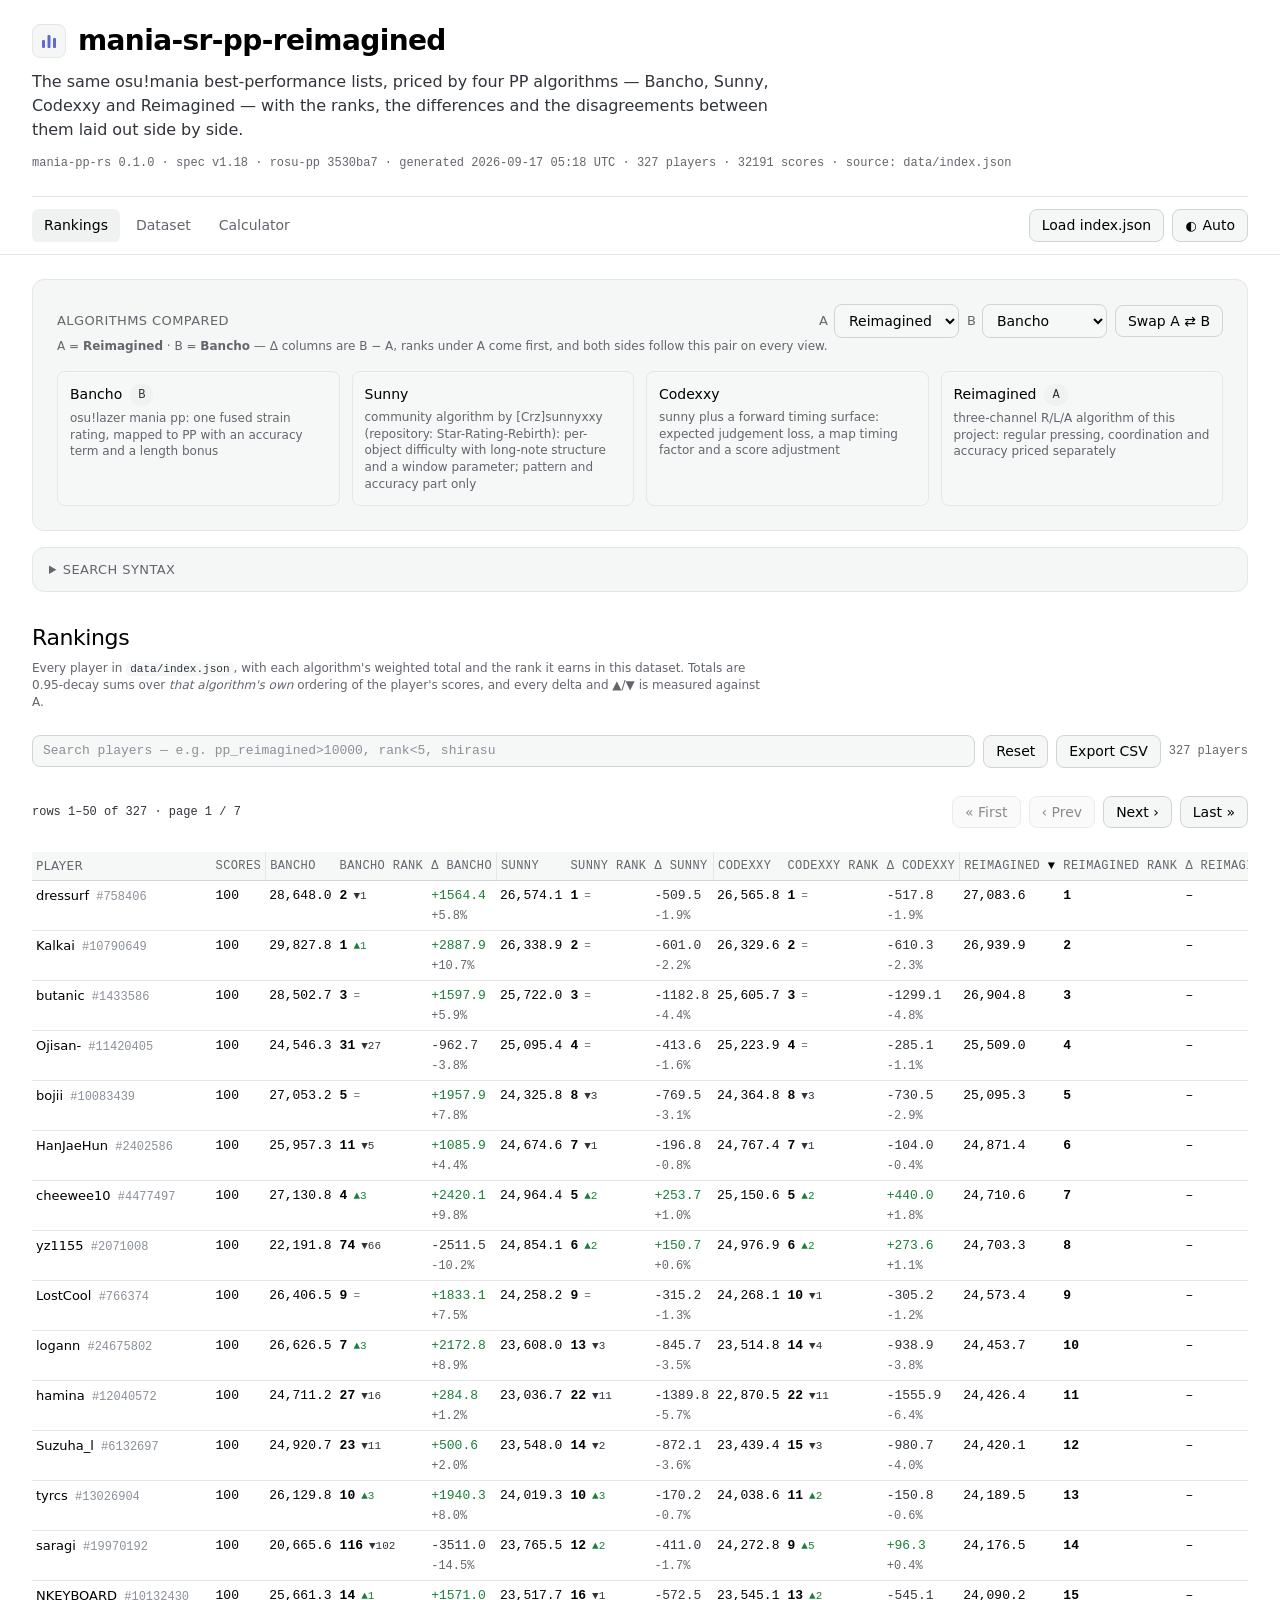
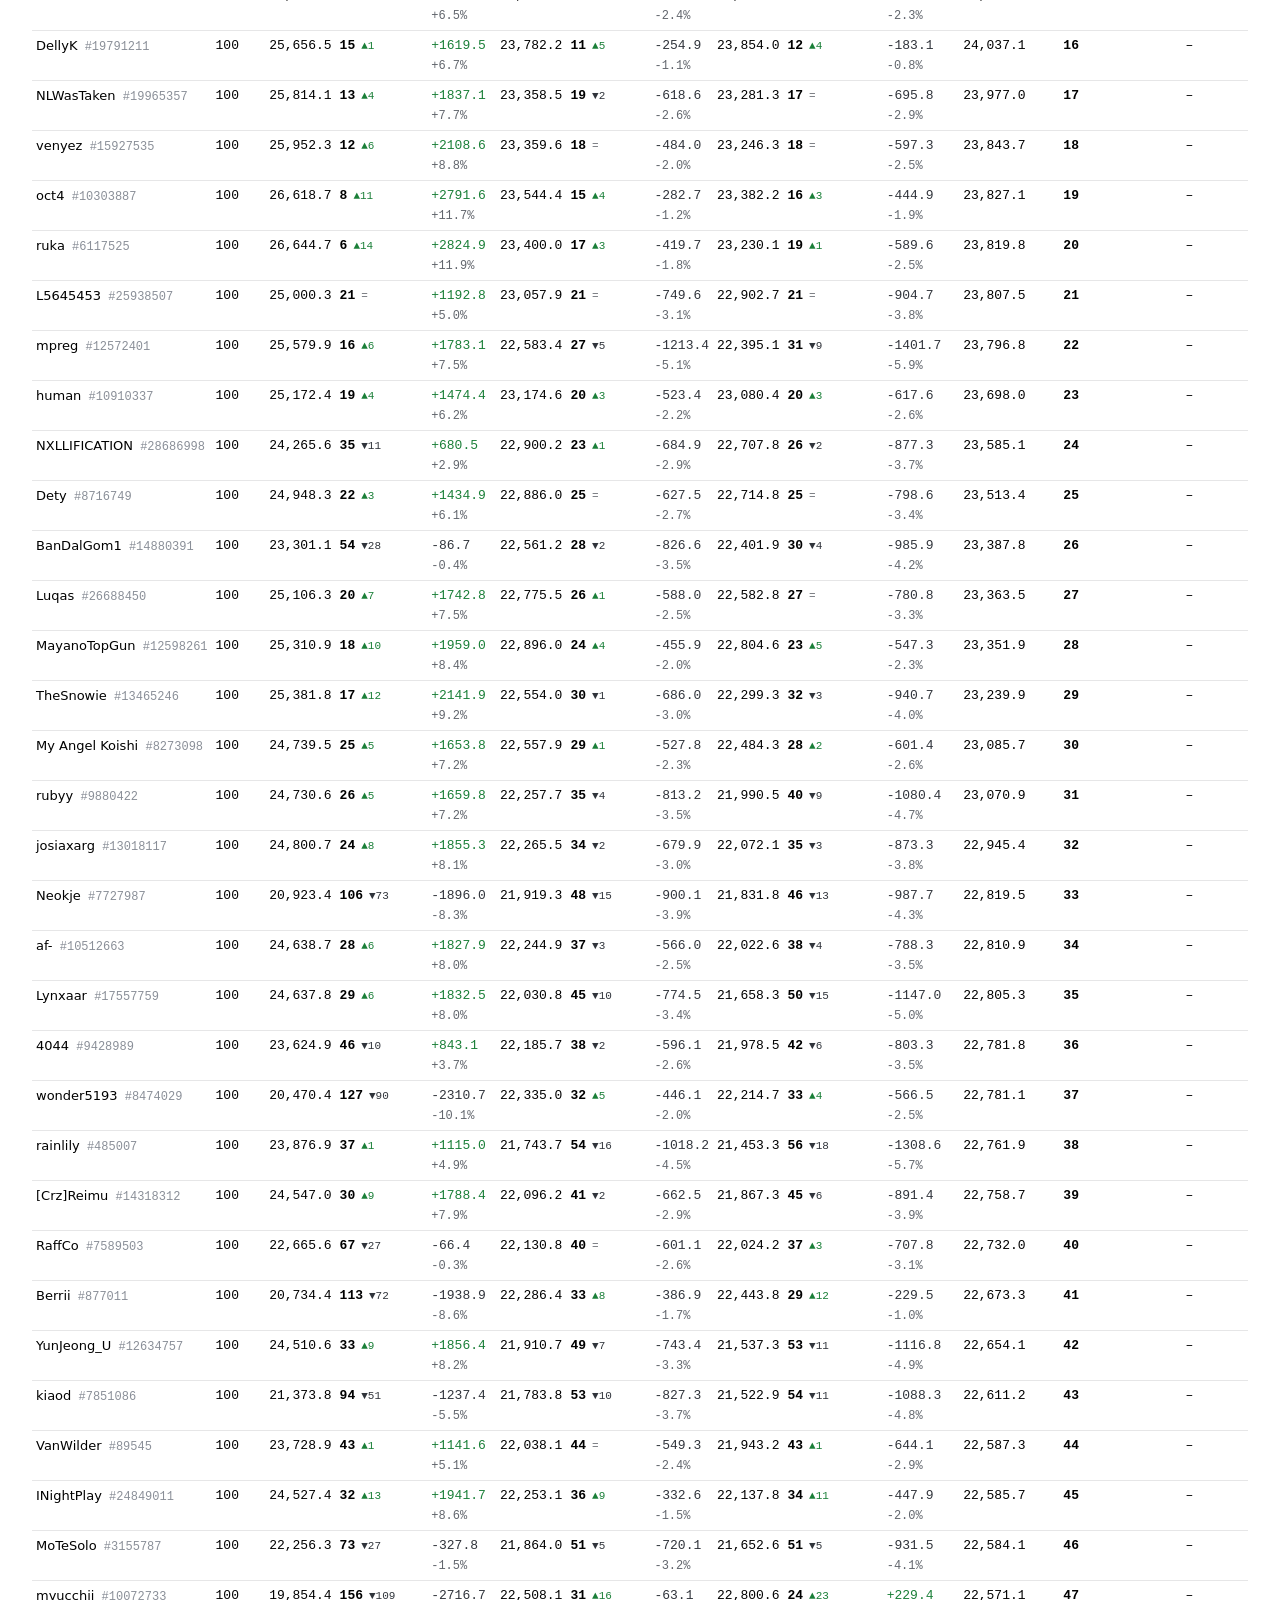
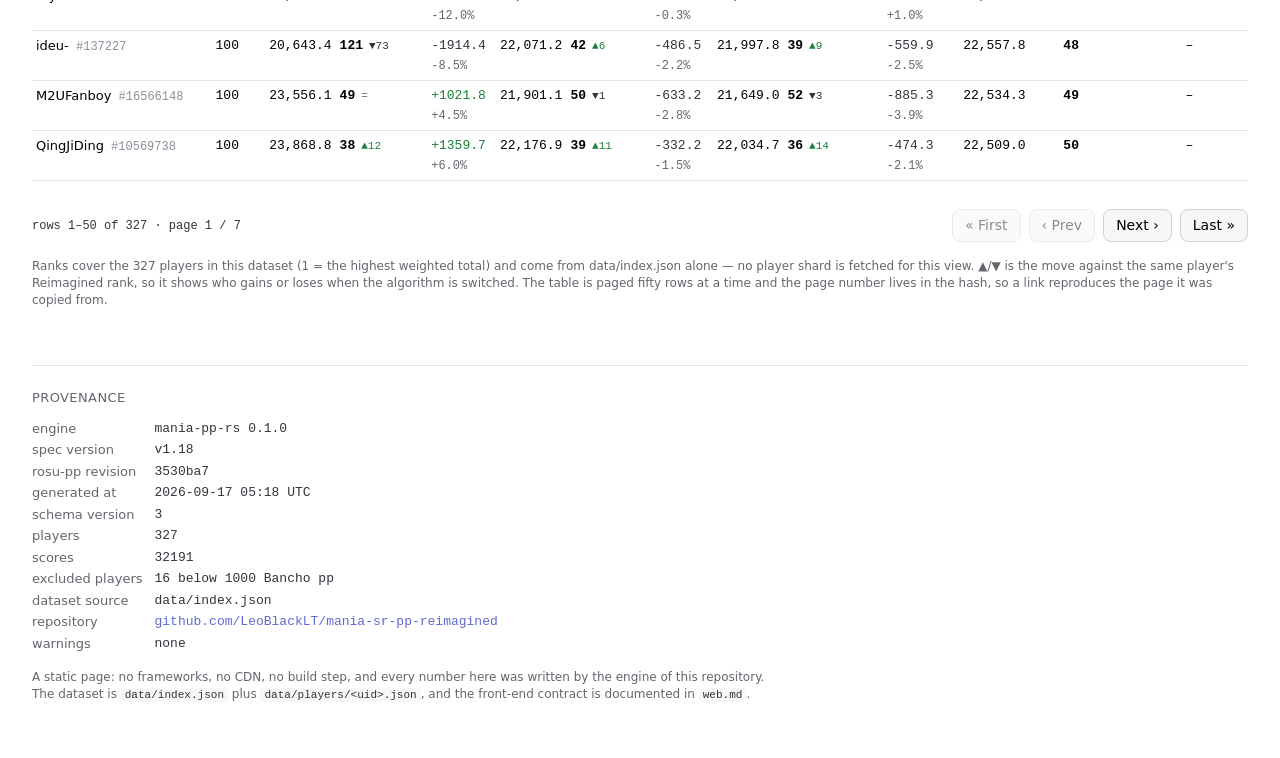
<file: docs/index.html>
<!doctype html>
<html lang="en">
<head>
<meta charset="utf-8">
<meta name="viewport" content="width=device-width, initial-scale=1">
<meta name="color-scheme" content="light dark">
<title>mania-sr-pp-reimagined — osu!mania PP algorithms compared</title>
<meta name="description" content="The same osu!mania best-performance lists priced by four PP algorithms — Bancho, Sunny, Codexxy and Reimagined — with the ranks, the differences and the disagreements between them.">
<link rel="icon" href="data:,">
<link rel="stylesheet" href="styles.css">

<!-- The theme is applied before the first paint: the stylesheet answers to <html data-theme>, so the stored choice (or the system preference) has to be on the element before the body renders, or the page flashes the wrong one. -->
<script>
(function () {
  var pref = 'auto';
  try { var v = localStorage.getItem('mania-sr-pp.theme'); if (v === 'light' || v === 'dark') pref = v; } catch (e) { /* private mode */ }
  document.documentElement.setAttribute('data-theme', pref);
})();
</script>
</head>
<body>

<a class="skip" href="#main">Skip to content</a>

<header class="site-head">
  <div class="brand">
    <span class="brand-mark" aria-hidden="true"><svg viewBox="0 0 20 20" width="20" height="20"><rect x="3" y="9" width="3" height="8" rx="1"/><rect x="8.5" y="4" width="3" height="13" rx="1"/><rect x="14" y="7" width="3" height="10" rx="1"/></svg></span>
    <h1>mania-sr-pp-reimagined</h1>
  </div>
  <p class="lede">The same osu!mania best-performance lists, priced by four PP algorithms — Bancho, Sunny, Codexxy and Reimagined — with the ranks, the differences and the disagreements between them laid out side by side.</p>
  <p class="meta" id="meta">no dataset loaded</p>
</header>

<nav class="site-nav" aria-label="Views and tools">
  <ul class="nav-links" id="nav-links"></ul>
  <div class="nav-tools">
    <button type="button" class="btn" id="load-open" title="Load data/index.json from this machine">Load index.json</button>
    <button type="button" class="btn" id="theme-toggle" aria-label="Theme: auto — activate to change the theme">
      <span class="theme-icon" aria-hidden="true" id="theme-icon">◐</span>
      <span id="theme-label">Auto</span>
    </button>
    <input type="file" id="file-input" accept=".json,application/json" hidden>
  </div>
</nav>

<!-- One line for every data caveat: a local file, an unexpected schema_version, engine warnings, a failed manual load. -->
<p class="note" id="source-note" hidden></p>

<!-- Empty state: data/index.json is missing or unreadable, so manual loading is the only way in and it is offered right here. -->
<section class="loader" id="loader" hidden aria-labelledby="loader-title">
  <h2 id="loader-title">No dataset</h2>
  <p class="why" id="loader-why"></p>
  <p class="hint" id="loader-hint"></p>
  <p class="hint">The engine writes the dataset and this page only reads it, so from the repository root:</p>
  <pre class="cmd"><code id="loader-cmd"></code></pre>
  <div class="drop" id="drop">
    <strong>Drop <code>index.json</code> here</strong>
    <span>or</span>
    <button type="button" class="btn" id="loader-browse">Choose a file</button>
  </div>
  <p class="hint">A player shard (<code>columns</code> + <code>scores</code>) is accepted too and renders on its own with its weighted totals derived from the scores. Either way the file is read in the browser and nothing is uploaded. Over HTTP the index is fetched from <code>data/</code> automatically, so a local file is only needed when the dataset is absent.</p>
  <p class="err" id="loader-err" hidden></p>
</section>

<!-- The algorithms compared, taken from the dataset when it carries them, plus the A/B pair every delta on the page is measured against. -->
<section class="legend" id="legend" hidden aria-labelledby="legend-title">
  <div class="legend-head">
    <h2 class="eyebrow" id="legend-title">Algorithms compared</h2>
    <div class="pair">
      <label class="pick">A <select id="algo-a" aria-label="Algorithm A — the baseline every delta and rank is measured against"></select></label>
      <label class="pick">B <select id="algo-b" aria-label="Algorithm B — compared against A"></select></label>
      <button type="button" class="btn" id="swap-ab" title="Swap A and B">Swap A ⇄ B</button>
    </div>
  </div>
  <p class="hint" id="pair-note"></p>
  <div class="legend-cards" id="legend-cards"></div>
</section>

<!-- The query language is shared by both searchable views, so its documentation lives once, here. -->
<details class="help" id="help">
  <summary>Search syntax</summary>
  <div class="help-body">
    <p>Free text matches artist, title, difficulty, mapper and the mod string, everything is case-insensitive, and several terms are <strong>AND</strong>ed. A field form is <code>field&lt;operator&gt;value</code> with <code>=</code>, <code>:</code>, <code>==</code>, <code>!=</code>, <code>&lt;</code>, <code>&gt;</code>, <code>&lt;=</code>, <code>&gt;=</code> — the same shape as <a href="https://osu.ppy.sh/wiki/en/Beatmap_search" target="_blank" rel="noopener noreferrer">osu!'s beatmap search</a>. Quote a value with spaces: <code>title:"blossom of ashes"</code>.</p>
    <p><code>=</code> and <code>:</code> are <strong>fuzzy</strong>: for a text field the value is a case-insensitive substring, and for <code>mod</code>/<code>mods</code> it means “this score carries that mod”, so <code>mod=DT</code> also finds <code>DT+MR</code>. <code>==</code> is <strong>exact</strong>: the whole text value has to be equal, and <code>mod==DT</code> matches only a score whose mods are exactly DT. On a numeric field the two are the same, because a substring of a number is not something anybody means.</p>
    <h3>Examples in this dataset</h3>
    <ul class="examples" id="help-examples"></ul>
    <h3>Score fields</h3>
    <p class="hint" id="help-fields-note"></p>
    <div class="table-wrap">
      <table class="grid fields">
        <thead><tr><th scope="col">Field</th><th scope="col">Matches</th><th scope="col">Example</th></tr></thead>
        <tbody id="help-fields"></tbody>
      </table>
    </div>
    <h3>Player fields (rankings view)</h3>
    <div class="table-wrap">
      <table class="grid fields">
        <thead><tr><th scope="col">Field</th><th scope="col">Matches</th><th scope="col">Example</th></tr></thead>
        <tbody id="help-player-fields"></tbody>
      </table>
    </div>
    <h3>Keyboard</h3>
    <ul class="keys">
      <li><kbd>/</kbd> focus the search box of the current view, and open this panel</li>
      <li><kbd>Esc</kbd> clear it and leave it</li>
      <li><kbd>Enter</kbd> in the rankings search opens the first match</li>
      <li><kbd>Tab</kbd> then <kbd>Enter</kbd> or <kbd>Space</kbd> opens a focused rankings row</li>
    </ul>
  </div>
</details>

<main id="main">

  <!-- =====================================================================
       View 1 — Rankings (#/players): every player in the index, no shard needed. This is the entry point, and a player view links back here.
       ===================================================================== -->
  <section class="view" id="view-players" hidden>
    <div class="view-head">
      <h2>Rankings</h2>
      <p class="hint">Every player in <code>data/index.json</code>, with each algorithm's weighted total and the rank it earns in this dataset. Totals are 0.95-decay sums over <em>that algorithm's own</em> ordering of the player's scores, and every delta and ▲/▼ is measured against A.</p>
    </div>

    <div class="toolbar">
      <div class="search-line">
        <label class="sr-only" for="players-q">Search players</label>
        <input type="search" id="players-q" autocomplete="off" spellcheck="false" placeholder="Search players — e.g. pp_reimagined>10000, rank<5, shirasu" aria-describedby="players-q-count">
        <button type="button" class="btn" id="players-reset" title="Clear this view's search and sort">Reset</button>
        <button type="button" class="btn" id="players-export">Export CSV</button>
        <span class="filter-state" id="players-filter" hidden>filtering…</span>
        <span class="count" id="players-q-count" role="status"></span>
      </div>
    </div>

    <nav class="pager pager-top" data-pager="players" aria-label="Rankings pages, top" hidden>
      <span class="count page-info" data-pager-info="players" role="status"></span>
      <span class="pager-nav">
        <button type="button" class="btn" data-page="first" title="Go to the first page">« First</button>
        <button type="button" class="btn" data-page="prev" title="Go to the previous page">‹ Prev</button>
        <button type="button" class="btn" data-page="next" title="Go to the next page">Next ›</button>
        <button type="button" class="btn" data-page="last" title="Go to the last page">Last »</button>
      </span>
    </nav>

    <div class="table-wrap">
      <table class="grid rankings" id="players-table" aria-describedby="players-note">
        <caption class="sr-only">Players in the dataset with each algorithm's weighted total pp and rank</caption>
        <thead></thead>
        <tbody></tbody>
      </table>
    </div>
    <nav class="pager" data-pager="players" aria-label="Rankings pages" hidden>
      <span class="count page-info" data-pager-info="players" role="status"></span>
      <span class="pager-nav">
        <button type="button" class="btn" data-page="first" title="Go to the first page">« First</button>
        <button type="button" class="btn" data-page="prev" title="Go to the previous page">‹ Prev</button>
        <button type="button" class="btn" data-page="next" title="Go to the next page">Next ›</button>
        <button type="button" class="btn" data-page="last" title="Go to the last page">Last »</button>
      </span>
    </nav>
    <p class="hint" id="players-note"></p>
  </section>

  <!-- =====================================================================
       View 2 — one player (#/player/{uid}): totals from the index, then the score table, the layers, the disagreement list and the scatter from that player's one shard.
       ===================================================================== -->
  <section class="view" id="view-player" hidden>

    <p class="crumbs"><a href="#/players" id="back-link">← Rankings</a></p>

    <div class="view-head">
      <h2 id="player-title">Player</h2>
      <p class="hint" id="player-sub"></p>
    </div>

    <!-- Summary: the four totals and the explicit A → B line. The pair itself is in the panel above, because it is global. -->
    <section class="panel" id="panel-summary" aria-labelledby="totals-title">
      <div class="panel-head">
        <h3 class="eyebrow" id="totals-title">Totals</h3>
        <span class="hint">each algorithm's weighted total for this player, and the difference against A</span>
      </div>
      <div class="table-wrap">
        <table class="grid totals" id="total-table">
          <caption class="sr-only">Weighted total pp per algorithm for this player</caption>
          <thead></thead>
          <tbody></tbody>
        </table>
      </div>
      <p class="ab-line" id="ab-line"></p>
      <p class="hint" id="total-note"></p>
    </section>

    <!-- The shard could not be fetched, or this player has no scores at all. -->
    <section class="panel panel-error" id="panel-shard-error" hidden aria-labelledby="shard-error-title">
      <h3 id="shard-error-title">Player data unavailable</h3>
      <p class="err" id="shard-error-text"></p>
      <p class="hint" id="shard-error-hint"></p>
      <p><button type="button" class="btn" id="shard-retry">Retry this player</button></p>
    </section>

    <!-- Scores: the dense sortable table, in the compact layout by default and the grouped one on request. Follows the search and the A/B pair. -->
    <section class="panel" id="panel-scores" aria-labelledby="scores-title">
      <div class="panel-head">
        <h3 class="eyebrow" id="scores-title">Scores</h3>
        <div class="controls">
          <div class="segmented" id="layout-toggle" role="group" aria-label="Score table layout">
            <button type="button" class="seg" data-layout="compact" aria-pressed="true" title="The default columns: ranks, shift, the map, the stars, the structure, A and B, the delta and the breakdown">Compact</button>
            <button type="button" class="seg" data-layout="grouped" aria-pressed="false" title="Every algorithm's pp side by side, plus the detail columns inline">Grouped</button>
          </div>
          <span class="count" id="score-count" role="status"></span>
          <button type="button" class="btn" id="export-csv">Export CSV</button>
        </div>
      </div>

      <div class="toolbar">
        <div class="search-line">
          <label class="sr-only" for="scores-q">Search scores</label>
          <input type="search" id="scores-q" autocomplete="off" spellcheck="false" placeholder="Search scores — e.g. mod=DT key=4 star<7" aria-describedby="search-state">
          <button type="button" class="btn" id="scores-reset" title="Clear this view's search and sort">Reset</button>
          <span class="filter-state" id="scores-filter" hidden>filtering…</span>
          <span class="count" id="search-state" role="status"></span>
        </div>
        <p class="err" id="search-warn" hidden></p>
      </div>

      <nav class="pager pager-top" data-pager="scores" aria-label="Score table pages, top" hidden>
        <span class="count page-info" data-pager-info="scores" role="status"></span>
        <span class="pager-nav">
          <button type="button" class="btn" data-page="first" title="Go to the first page">« First</button>
          <button type="button" class="btn" data-page="prev" title="Go to the previous page">‹ Prev</button>
          <button type="button" class="btn" data-page="next" title="Go to the next page">Next ›</button>
          <button type="button" class="btn" data-page="last" title="Go to the last page">Last »</button>
        </span>
      </nav>

      <div class="table-wrap">
        <table class="grid scores" id="score-table">
          <caption class="sr-only">This player's scores with each algorithm's pp, the rank under A and B, and the breakdown</caption>
          <thead></thead>
          <tbody></tbody>
        </table>
      </div>
      <nav class="pager" data-pager="scores" aria-label="Score table pages" hidden>
        <span class="count page-info" data-pager-info="scores" role="status"></span>
        <span class="pager-nav">
          <button type="button" class="btn" data-page="first" title="Go to the first page">« First</button>
          <button type="button" class="btn" data-page="prev" title="Go to the previous page">‹ Prev</button>
          <button type="button" class="btn" data-page="next" title="Go to the next page">Next ›</button>
          <button type="button" class="btn" data-page="last" title="Go to the last page">Last »</button>
        </span>
      </nav>
    </section>

    <!-- How the weighted total builds up: the same 0.95-decay sum the totals panel prints, drawn as a curve over the top-N scores, for A and for B. -->
    <section class="panel" id="panel-cumulative" aria-labelledby="cumulative-title">
      <div class="panel-head">
        <h3 class="eyebrow" id="cumulative-title">How the weighted total builds up</h3>
        <span class="hint">the 0.95-decay sum over the best N scores, so the height of the plateau is the total and the slope is how much each score still adds</span>
      </div>
      <div class="chart-wrap" id="cumulative"></div>
      <p class="hint" id="cumulative-note"></p>
    </section>

    <!-- Pp per star: what one star of rating pays on each score under A, with the A/B disagreement carried by the dot's size and fill. -->
    <section class="panel" id="panel-efficiency" aria-labelledby="efficiency-title">
      <div class="panel-head">
        <h3 class="eyebrow" id="efficiency-title">Pp per star</h3>
        <span class="hint">A's pp divided by the score's star rating, one dot per score; the bigger the dot the more the two sides disagree, and a hollow dot means B pays more</span>
      </div>
      <div class="chart-wrap" id="efficiency"></div>
      <p class="hint" id="efficiency-note"></p>
    </section>

    <!-- The ten scores each side rates highest, with the rank those same scores hold under the other side. -->
    <section class="panel" id="panel-top" aria-labelledby="top-title">
      <div class="panel-head">
        <h3 class="eyebrow" id="top-title">The top ten under each algorithm</h3>
        <span class="hint">the ten scores each side rates highest, and where those scores land under the other side</span>
      </div>
      <div class="top-grid" id="top-tables"></div>
      <p class="hint" id="top-note"></p>
    </section>

    <!-- Mod family breakdown: the same families the layer table partitions by, with the share of the weighted total each of them carries. -->
    <section class="panel" id="panel-modfamily" aria-labelledby="modfamily-title">
      <div class="panel-head">
        <h3 class="eyebrow" id="modfamily-title">Mod family breakdown</h3>
        <span class="hint">each family's price and the share of the weighted total it carries, under A and under B</span>
      </div>
      <div class="table-wrap" id="modfamily-table"></div>
      <p class="hint" id="modfamily-note"></p>
    </section>

    <!-- Internal parameters: the percentiles of everything the Reimagined pricing derives per score, over this whole bp list. -->
    <section class="panel" id="panel-internals" aria-labelledby="internals-title">
      <div class="panel-head">
        <h3 class="eyebrow" id="internals-title">Internal parameters</h3>
        <span class="hint">percentiles of the Reimagined internals and of the score inputs they derive from, over this whole bp list</span>
      </div>
      <div class="table-wrap" id="internals-table"></div>
      <p class="hint" id="internals-note"></p>
    </section>

    <!-- Layer summary, computed over the whole bp list on purpose. -->
    <section class="panel" id="panel-layers" aria-labelledby="layers-title">
      <div class="panel-head">
        <h3 class="eyebrow" id="layers-title">Layer summary</h3>
        <span class="hint">median relative difference of B against A, by layer</span>
      </div>
      <div class="table-wrap" id="layer-table"></div>
      <p class="hint" id="layer-note"></p>
    </section>

    <!-- Disagreement: the widest spread over all four algorithms, beside the scatter. -->
    <section class="panel" id="panel-disagree" aria-labelledby="disagree-title">
      <div class="panel-head">
        <h3 class="eyebrow" id="disagree-title">Where the algorithms disagree</h3>
        <span class="hint">spread = (max − min) / mean over every algorithm that priced the score</span>
      </div>
      <div class="dis-agree">
        <div class="dis-list" id="disagree"></div>
        <figure class="scatter-box">
          <div id="scatter"></div>
          <figcaption class="hint" id="scatter-note"></figcaption>
        </figure>
      </div>
    </section>
  </section>

  <!-- =====================================================================
       View 3 — Dataset (#/dataset): the whole dataset out of the index's precomputed aggregates, so it needs no shard at all. The extension point for the calculator another developer will add is the view registry in core.js: #/calc is one registerView() call, and the nav slot above picks it up.
       ===================================================================== -->
  <section class="view" id="view-dataset" hidden>
    <div class="view-head">
      <h2>Dataset</h2>
      <p class="hint">Every player at once, computed by the engine and published inside <code>data/index.json</code>, so this view fetches no player shard: the layers, the correlation matrix, the price distributions and the widest disagreements across the whole dataset.</p>
    </div>

    <section class="panel" id="dataset-missing" hidden aria-labelledby="dataset-missing-title"></section>

    <div id="dataset-body" class="stack" hidden>
      <section class="panel" aria-labelledby="dataset-summary-title">
        <div class="panel-head"><h3 class="eyebrow" id="dataset-summary-title">At a glance</h3></div>
        <dl class="stats" id="dataset-summary"></dl>
      </section>

      <section class="panel" aria-labelledby="ds-layers-title">
        <div class="panel-head">
          <h3 class="eyebrow" id="ds-layers-title">Layers over every player</h3>
          <span class="hint">n, the median price per algorithm, and the engine's median relative difference of B against A</span>
        </div>
        <div class="table-wrap" id="ds-layers"></div>
        <p class="hint" id="ds-layers-note"></p>
      </section>

      <section class="panel" aria-labelledby="ds-ab-title">
        <div class="panel-head">
          <h3 class="eyebrow" id="ds-ab-title">A against B, layer by layer</h3>
          <span class="hint">the same rel_pct as the table above, as a diverging bar per layer</span>
        </div>
        <div class="chart-wrap" id="ds-ab-chart"></div>
        <p class="hint" id="ds-ab-note"></p>
      </section>

      <section class="panel" aria-labelledby="ds-dist-title">
        <div class="panel-head">
          <h3 class="eyebrow" id="ds-dist-title">Price distributions</h3>
          <span class="hint">one histogram per algorithm over a shared pp range, then A against B on the same axes</span>
        </div>
        <div class="hists" id="ds-dist"></div>
        <p class="hint" id="ds-dist-note"></p>
      </section>

      <section class="panel" aria-labelledby="ds-corr-title">
        <div class="panel-head">
          <h3 class="eyebrow" id="ds-corr-title">Correlation</h3>
          <span class="hint">Pearson r of the per-score pp of every algorithm pair</span>
        </div>
        <div class="table-wrap" id="ds-corr"></div>
        <p class="hint" id="ds-corr-note"></p>
      </section>

      <section class="panel" aria-labelledby="ds-disagree-title">
        <div class="panel-head">
          <h3 class="eyebrow" id="ds-disagree-title">Widest disagreements</h3>
          <span class="hint">the scores the algorithms price most differently, each linking to its player and to osu!</span>
        </div>
        <nav class="pager pager-top" data-pager="dataset" aria-label="Disagreement table pages, top" hidden>
          <span class="count page-info" data-pager-info="dataset" role="status"></span>
          <span class="pager-nav">
            <button type="button" class="btn" data-page="first" title="Go to the first page">« First</button>
            <button type="button" class="btn" data-page="prev" title="Go to the previous page">‹ Prev</button>
            <button type="button" class="btn" data-page="next" title="Go to the next page">Next ›</button>
            <button type="button" class="btn" data-page="last" title="Go to the last page">Last »</button>
          </span>
        </nav>
        <div class="table-wrap" id="ds-disagree"></div>
        <nav class="pager" data-pager="dataset" aria-label="Disagreement table pages" hidden>
          <span class="count page-info" data-pager-info="dataset" role="status"></span>
          <span class="pager-nav">
            <button type="button" class="btn" data-page="first" title="Go to the first page">« First</button>
            <button type="button" class="btn" data-page="prev" title="Go to the previous page">‹ Prev</button>
            <button type="button" class="btn" data-page="next" title="Go to the next page">Next ›</button>
            <button type="button" class="btn" data-page="last" title="Go to the last page">Last »</button>
          </span>
        </nav>
        <p class="hint" id="ds-disagree-note"></p>
      </section>
    </div>
  </section>

  <!-- The calculator runs the engine itself, compiled to WebAssembly, so a visitor can price a score the page is unable to fetch. -->
  <section class="view" id="view-calc" hidden>
    <div class="view-head">
      <h2>Calculator</h2>
      <p class="hint">Price one score with all four algorithms, in your browser. Drop in a <code>.osu</code> file, pick the mods and type the judgement counts — the engine itself runs here, compiled to WebAssembly, so nothing is uploaded and there is no rate limit. This page cannot fetch a score or a beatmap by id, because osu! sends no cross-origin header for either, so the file has to come from your own osu! folder.</p>
    </div>

    <section class="panel" aria-labelledby="calc-input-title">
      <div class="panel-head">
        <h3 class="eyebrow" id="calc-input-title">Input</h3>
        <span class="hint" id="calc-engine-status">engine not loaded yet</span>
      </div>

      <div class="controls">
        <button type="button" class="btn" id="calc-pick">Choose a .osu file</button>
        <input type="file" id="calc-file" accept=".osu,text/plain" hidden>
      </div>

      <div class="drop" id="calc-drop" tabindex="0" role="button" aria-label="Drop a .osu file here">
        <p class="empty" id="calc-drop-text">Drop a <code>.osu</code> file here, or paste its contents below.</p>
      </div>

      <label class="field" for="calc-osu">Beatmap file contents</label>
      <textarea id="calc-osu" rows="6" spellcheck="false" placeholder="osu file format v14 &#10;&#10;[General] &#10;…"></textarea>

      <div class="calc-row">
        <label class="field" for="calc-mods">Mods</label>
        <input type="text" id="calc-mods" value="" placeholder="NM" spellcheck="false" autocomplete="off">
        <label class="check" for="calc-generation"><input type="checkbox" id="calc-generation" checked> Lazer score</label>
      </div>
      <p class="hint">osu! prices a lazer <code>solo_score</code> and a legacy entry under different judgement semantics, which changes Bancho's pp by 3% to 20% on the same counts; untick this for a score set before osu!lazer.</p>
      <div class="examples" id="calc-mod-chips"></div>

      <div class="calc-counts" id="calc-counts"></div>
      <p class="hint" id="calc-count-note"></p>
    </section>

    <section class="panel panel-error" id="calc-error" hidden aria-labelledby="calc-error-title">
      <div class="panel-head"><h3 class="eyebrow" id="calc-error-title">Engine</h3></div>
      <p class="err" id="calc-error-text"></p>
    </section>

    <div id="calc-body" class="stack" hidden>
      <section class="panel" aria-labelledby="calc-result-title">
        <div class="panel-head">
          <h3 class="eyebrow" id="calc-result-title">Result</h3>
          <span class="hint" id="calc-result-note"></span>
        </div>
        <div class="legend-cards" id="calc-cards"></div>
      </section>

      <section class="panel" aria-labelledby="calc-detail-title">
        <div class="panel-head">
          <h3 class="eyebrow" id="calc-detail-title">Map and internals</h3>
          <span class="hint">everything the engine derived from the file, and the Reimagined internals behind its number</span>
        </div>
        <div class="detail-grid" id="calc-detail"></div>
      </section>
    </div>
  </section>
</main>

<!-- Provenance: exactly which build produced these numbers. -->
<footer>
  <h2 class="eyebrow">Provenance</h2>
  <dl class="prov" id="prov"></dl>
  <p class="hint">A static page: no frameworks, no CDN, no build step, and every number here was written by the engine of this repository. The dataset is <code>data/index.json</code> plus <code>data/players/&lt;uid&gt;.json</code>, and the front-end contract is documented in <a href="web.md"><code>web.md</code></a>.</p>
</footer>

<div class="drag-hint" id="drag-hint" hidden>Drop <code>index.json</code> to load it</div>

<noscript>
  <p class="note">This page needs JavaScript: it reads <code>data/index.json</code> and renders it in your browser. The dataset itself is plain JSON and can be read without this page.</p>
</noscript>

<script type="module" src="js/main.js"></script>
</body>
</html>
</file>
<file: docs/styles.css>
/* ===========================================================================
 * mania-sr-pp-reimagined — dataset viewer stylesheet.
 *
 * The design system is Linear's, applied with the documented tokens: the dark palette is canonical (canvas #010102 with a faint blue tint, the four-step surface ladder, hairlines instead of shadows), lavender #5e6ad2 is the only chromatic accent and stays scarce — brand mark, primary call to action, focus ring, link emphasis — and hierarchy comes from the surface ladder plus 1px hairlines. There are no gradients and no drop shadows anywhere in this file.
 * Light mode is not part of Linear's marketing system, so it is derived from the documented inverse-* tokens (#ffffff canvas, #f5f6f6 and #f6f7f7 surfaces, #000000 ink) with the same lavender accent, plus a small number of values marked "derived" below where a light surface needs a hairline or a body ink that Linear does not publish.
 * Two rules drive the rest of the file: every numeral is the mono family with tabular-nums and every numeric column is right-aligned, so digits line up between rows; and no English sentence is ever wrapped by hand, in this file or in any other.
 * =========================================================================== */

:root {
  color-scheme: dark;

  /* Linear, dark, canonical. */
  --canvas: #010102;
  --surface-1: #0f1011;
  --surface-2: #141516;
  --surface-3: #18191a;
  --surface-4: #191a1b;
  --hairline: #23252a;
  --hairline-strong: #34343a;
  --hairline-tertiary: #3e3e44;
  --ink: #f7f8f8;
  --ink-muted: #d0d6e0;
  --ink-subtle: #8a8f98;
  --ink-tertiary: #62666d;
  --primary: #5e6ad2;
  --primary-hover: #828fff;
  --primary-focus: #5e69d1;
  --on-primary: #ffffff;
  --success: #27a644;

  /* Type: Linear's proprietary families with the documented substitutes. No @import, no webfont download. */
  --sans: Inter, "SF Pro Display", -apple-system, system-ui, "Segoe UI", Roboto, sans-serif;
  --mono: "JetBrains Mono", ui-monospace, "SF Mono", Menlo, Consolas, monospace;

  /* Radii and spacing straight from the design system. */
  --r-xs: 4px;
  --r-sm: 6px;
  --r-md: 8px;
  --r-lg: 12px;
  --r-xl: 16px;
  --r-xxl: 24px;
  --r-pill: 9999px;
  --sp-1: 4px;
  --sp-2: 8px;
  --sp-3: 12px;
  --sp-4: 16px;
  --sp-5: 24px;
  --sp-6: 32px;
  --sp-7: 48px;
  --sp-8: 96px;

  /* Table geometry: fixed widths for the narrow columns, a flexible ellipsised map column. The sum is tuned so the compact score table fits a 1280 px viewport without scrolling the wrapper, and a narrower screen scrolls the table inside its own wrapper instead of moving the page. */
  --w-toggle: 24px;
  --w-rank: 46px;
  --w-shift: 50px;
  --w-star: 62px;
  --w-keys: 40px;
  --w-od: 42px;
  --w-ln: 54px;
  --w-pp: 70px;
  --w-delta: 64px;
  --w-rel: 56px;
  --w-acc: 56px;
  --w-count: 42px;
  --w-mods: 60px;
  --w-detail: 62px;
  --w-sid: 88px;
}

/* Auto: the system asks for light. These are Linear's documented inverse tokens, plus the three values marked derived. */
@media (prefers-color-scheme: light) {
  :root[data-theme="auto"] {
    color-scheme: light;

    --canvas: #ffffff;
    --surface-1: #f5f6f6;
    --surface-2: #f6f7f7;
    --surface-3: #f0f1f1;   /* derived */
    --surface-4: #ebebec;   /* derived */
    --hairline: #e6e6e7;    /* derived */
    --hairline-strong: #d2d3d5;   /* derived */
    --hairline-tertiary: #c3c4c7;   /* derived */
    --ink: #000000;
    --ink-muted: #30343b;   /* derived: Linear's inverse system publishes #000000 only, and body copy needs a second step */
    --ink-subtle: #62666d;
    --ink-tertiary: #8a8f98;
    --success: #1a7f38;     /* derived: #27a644 does not clear 4.5:1 on white, and this is text */
  }
}

/* The explicit choice always wins, so it is declared after the media query. */
:root[data-theme="light"] {
  color-scheme: light;

  --canvas: #ffffff;
  --surface-1: #f5f6f6;
  --surface-2: #f6f7f7;
  --surface-3: #f0f1f1;
  --surface-4: #ebebec;
  --hairline: #e6e6e7;
  --hairline-strong: #d2d3d5;
  --hairline-tertiary: #c3c4c7;
  --ink: #000000;
  --ink-muted: #30343b;
  --ink-subtle: #62666d;
  --ink-tertiary: #8a8f98;
  --success: #1a7f38;
}

/* ------------------------------------------------------------------ base -- */

* { box-sizing: border-box; }

/* Author display rules would otherwise beat the UA stylesheet for [hidden]. */
[hidden] { display: none !important; }

html { -webkit-text-size-adjust: 100%; scroll-behavior: smooth; }

body {
  margin: 0 auto;
  padding: var(--sp-5) var(--sp-6) var(--sp-7);
  max-width: 1440px;
  background: var(--canvas);
  color: var(--ink);
  font: 400 14px/1.5 var(--sans);
  letter-spacing: 0;
}

/* Display 28px/600/-0.6px; the brand mark is one of the four places lavender is allowed. */
h1 { margin: 0; font-size: 28px; font-weight: 600; line-height: 1.2; letter-spacing: -0.6px; }
/* Card title 22px/500/-0.4px for a view heading, subhead 20px/400/-0.2px for a section heading. */
h2 { margin: 0; font-size: 22px; font-weight: 500; line-height: 1.25; letter-spacing: -0.4px; }
h3 { margin: 0; font-size: 20px; font-weight: 400; line-height: 1.4; letter-spacing: -0.2px; }
h4 { margin: 0; font-size: 14px; font-weight: 500; }
/* The eyebrow: 13px/500/+0.4px, the one place tracking goes positive. */
.eyebrow { font-size: 13px; font-weight: 500; line-height: 1.3; letter-spacing: 0.4px; text-transform: uppercase; color: var(--ink-subtle); }
p { margin: 0 0 var(--sp-2); }
code, kbd { font-family: var(--mono); font-size: 0.92em; background: var(--surface-2); color: var(--ink-muted); padding: 1px 4px; border-radius: var(--r-xs); }
kbd { border: 1px solid var(--hairline); }
/* A superscript must not be orphaned onto the next line. */
sup { font-size: 0.75em; line-height: 0; }
code:has(sup), code sup { white-space: nowrap; }
/* Lavender, for link emphasis only. */
a { color: var(--primary); text-decoration: none; }
a:hover { color: var(--primary-hover); text-decoration: underline; }
.hint { color: var(--ink-subtle); font-size: 12px; line-height: 1.4; }
.strong { font-weight: 600; }
:target { scroll-margin-top: 64px; }

/* Elevation level 4: a 2px primary-focus outline at 50% opacity. */
:focus-visible { outline: 2px solid color-mix(in srgb, var(--primary-focus) 50%, transparent); outline-offset: 2px; border-radius: var(--r-xs); }

.sr-only { position: absolute; width: 1px; height: 1px; padding: 0; margin: -1px; overflow: hidden; clip: rect(0 0 0 0); white-space: nowrap; border: 0; }

.skip { position: absolute; left: -9999px; top: 0; z-index: 30; padding: var(--sp-2) var(--sp-3); background: var(--surface-1); border: 1px solid var(--hairline); border-radius: var(--r-md); }
.skip:focus { left: var(--sp-2); top: var(--sp-2); }

/* Every numeral on the page: mono, tabular, and right-aligned in a numeric column. */
.num, .fig, td.num, th.num, .count, .meta, .ab-line, .cmd, .prov dd, .stat dd {
  font-family: var(--mono);
  font-variant-numeric: tabular-nums;
}

/* Positive is the one semantic colour Linear documents; a decline keeps full ink and its explicit minus sign instead of inventing a red. */
.up { color: var(--success); }
.down { color: var(--ink-muted); }
.neutral { color: var(--ink-tertiary); }

/* ---------------------------------------------------------------- header -- */

.site-head { display: flex; flex-direction: column; gap: var(--sp-3); padding-bottom: var(--sp-5); border-bottom: 1px solid var(--hairline); }
.brand { display: flex; align-items: center; gap: var(--sp-3); }
.brand-mark { display: inline-flex; color: var(--primary); background: var(--surface-1); border: 1px solid var(--hairline); border-radius: var(--r-md); padding: 6px; }
.brand-mark svg { fill: currentColor; display: block; }
/* Body 16px/400/-0.05px for the page's one paragraph of prose. */
.lede { margin: 0; max-width: 76ch; font-size: 16px; line-height: 1.5; letter-spacing: -0.05px; color: var(--ink-muted); }
.meta { margin: 0; font-size: 12px; color: var(--ink-subtle); word-break: break-word; }

/* ------------------------------------------------------------------- nav -- */

.site-nav {
  position: sticky; top: 0; z-index: 10;
  display: flex; align-items: center; justify-content: space-between; gap: var(--sp-4); flex-wrap: wrap;
  margin: 0 calc(-1 * var(--sp-6)) 0; padding: var(--sp-3) var(--sp-6);
  background: var(--canvas); border-bottom: 1px solid var(--hairline);
}
.nav-links { display: flex; gap: var(--sp-1); list-style: none; margin: 0; padding: 0; }
.nav-link { display: inline-flex; align-items: center; padding: 6px var(--sp-3); border-radius: var(--r-sm); color: var(--ink-subtle); font-size: 14px; font-weight: 500; }
.nav-link:hover { color: var(--ink); background: var(--surface-2); text-decoration: none; }
.nav-link.is-active { color: var(--ink); background: var(--surface-3); }
.nav-tools { display: flex; align-items: center; gap: var(--sp-2); flex-wrap: wrap; }

/* Buttons: rounded.md 8px, button type 14px/500, never pill-shaped except a genuine toggle. */
.btn {
  display: inline-flex; align-items: center; gap: 6px;
  padding: 7px 12px; border: 1px solid var(--hairline-strong); border-radius: var(--r-md);
  background: var(--surface-1); color: var(--ink); font: 500 14px/1.2 var(--sans);
  cursor: pointer; white-space: nowrap;
}
.btn:hover { border-color: var(--hairline-tertiary); background: var(--surface-2); color: var(--ink); }
.btn:active { background: var(--surface-3); }
.btn:disabled { opacity: 0.45; cursor: default; }
/* The one primary call to action on the page: how a visitor gets a dataset in when there is none. */
.btn-primary { background: var(--primary); border-color: var(--primary); color: var(--on-primary); }
.btn-primary:hover { background: var(--primary-hover); border-color: var(--primary-hover); color: var(--on-primary); }
.theme-icon { font-size: 13px; }

.note { margin: var(--sp-5) 0 0; padding: var(--sp-3) var(--sp-4); border: 1px solid var(--hairline); border-left: 3px solid var(--ink-tertiary); border-radius: var(--r-md); background: var(--surface-1); font-size: 14px; color: var(--ink-muted); }
.note strong { color: var(--ink); }

/* ---------------------------------------------------------------- loader -- */

.loader { margin-top: var(--sp-5); padding: var(--sp-5); border: 1px solid var(--hairline); border-radius: var(--r-lg); background: var(--surface-1); }
.loader h2 { margin-bottom: var(--sp-3); }
.loader .why { font-family: var(--mono); font-size: 13px; white-space: pre-wrap; color: var(--ink-muted); }
pre.cmd { margin: 0 0 var(--sp-3); padding: var(--sp-3); overflow-x: auto; border: 1px solid var(--hairline); border-radius: var(--r-md); background: var(--canvas); font-size: 13px; line-height: 1.5; color: var(--ink-muted); }
pre.cmd code { background: none; padding: 0; white-space: pre; color: inherit; }
.drop { margin: var(--sp-4) 0; padding: var(--sp-6) var(--sp-4); border: 1px dashed var(--hairline-strong); border-radius: var(--r-lg); background: var(--canvas); display: flex; gap: var(--sp-3); align-items: center; justify-content: center; flex-wrap: wrap; font-size: 14px; color: var(--ink-subtle); }
.drop.over { border-color: var(--primary); color: var(--ink); }
.err { margin: var(--sp-2) 0 0; color: var(--ink); font-size: 13px; }

/* ---------------------------------------------------------------- legend -- */

.legend { margin-top: var(--sp-5); padding: var(--sp-5); border: 1px solid var(--hairline); border-radius: var(--r-lg); background: var(--surface-1); }
.legend-head { display: flex; align-items: center; justify-content: space-between; gap: var(--sp-4); flex-wrap: wrap; }
.pair { display: flex; align-items: center; gap: var(--sp-2); flex-wrap: wrap; }
.pick { display: flex; align-items: center; gap: 6px; font-size: 13px; font-weight: 500; color: var(--ink-subtle); }
.legend-cards { display: grid; grid-template-columns: repeat(auto-fit, minmax(240px, 1fr)); gap: var(--sp-3); margin-top: var(--sp-4); }
.legend .card { border: 1px solid var(--hairline); border-radius: var(--r-md); padding: var(--sp-3); background: var(--surface-2); }
.card-name { display: flex; align-items: center; gap: var(--sp-2); font-size: 14px; font-weight: 500; }
.card-desc { margin-top: var(--sp-1); font-size: 12px; line-height: 1.4; color: var(--ink-subtle); }
.badge { display: inline-flex; align-items: center; padding: 2px 8px; border-radius: var(--r-pill); background: var(--surface-3); color: var(--ink-muted); font-size: 12px; font-weight: 500; }
.badge-ab { font-family: var(--mono); }

/* ------------------------------------------------------------- help panel -- */

.help { margin-top: var(--sp-4); border: 1px solid var(--hairline); border-radius: var(--r-lg); background: var(--surface-1); }
.help > summary { cursor: pointer; padding: var(--sp-3) var(--sp-4); font-size: 13px; font-weight: 500; letter-spacing: 0.4px; text-transform: uppercase; color: var(--ink-subtle); list-style-position: inside; }
.help > summary:hover { color: var(--ink); }
.help[open] > summary { border-bottom: 1px solid var(--hairline); color: var(--ink); }
.help-body { padding: var(--sp-4); font-size: 14px; color: var(--ink-muted); }
.help-body h3 { margin: var(--sp-4) 0 var(--sp-2); font-size: 14px; font-weight: 500; color: var(--ink); }
.examples { display: flex; flex-wrap: wrap; gap: 6px; list-style: none; margin: var(--sp-2) 0; padding: 0; }
.examples button { font: 400 13px/1.2 var(--mono); padding: 4px 10px; cursor: pointer; background: var(--surface-2); color: var(--ink); border: 1px solid var(--hairline-strong); border-radius: var(--r-pill); }
.examples button:hover { border-color: var(--primary); color: var(--primary-hover); }
.examples .why { color: var(--ink-tertiary); font-family: var(--sans); }
.keys { margin: var(--sp-2) 0 0; padding-left: var(--sp-5); }

/* ----------------------------------------------------------------- views -- */

main { margin-top: var(--sp-6); }
.view { display: flex; flex-direction: column; gap: var(--sp-4); }
/* A column of panels inside one view. The gap belongs on the container that actually holds the panels: `.view` only reaches its own direct children, so a plain block wrapper silently stacks everything inside it edge to edge. */
.stack { display: flex; flex-direction: column; gap: var(--sp-4); }
.view-head { display: flex; flex-direction: column; gap: var(--sp-2); }
.view-head .hint { max-width: 96ch; }
.crumbs { margin: 0; font-size: 14px; font-weight: 500; }

/* Elevation level 1: a surface-1 panel on canvas with a 1px hairline — the only depth there is. */
.panel { border: 1px solid var(--hairline); border-radius: var(--r-lg); background: var(--surface-1); padding: var(--sp-5); }
.panel-error { border-color: var(--hairline-strong); }
.panel-head { display: flex; align-items: center; justify-content: space-between; gap: var(--sp-3); flex-wrap: wrap; margin-bottom: var(--sp-3); }
.panel-head .hint { flex: 1 1 auto; min-width: 0; }
.controls { display: flex; align-items: center; gap: var(--sp-2); flex-wrap: wrap; }
.count { font-size: 12px; color: var(--ink-subtle); white-space: nowrap; }
.empty { color: var(--ink-subtle); font-size: 14px; margin: var(--sp-2) 0; }
.more { margin: var(--sp-3) 0 0; }

/* Pagination: the page indicator on the left of the row, the four controls on the right, in one line that wraps rather than scrolls. */
.pager { display: flex; align-items: center; justify-content: space-between; gap: var(--sp-2); flex-wrap: wrap; margin-top: var(--sp-3); }
/* The copy above a long table: the same controls, sitting where the reader already is, so reaching the next page never costs a scroll up and a scroll back down. */
.pager-top { margin-top: 0; margin-bottom: var(--sp-2); }
.pager-nav { display: flex; align-items: center; gap: var(--sp-2); flex-wrap: wrap; }
.page-info { color: var(--ink-muted); }

/* The filtering indicator sits beside the row count it is about to replace, in the same size, so a keystroke never moves the toolbar. */
.filter-state { font-size: 12px; color: var(--ink-tertiary); white-space: nowrap; }

.toolbar { display: flex; flex-direction: column; gap: var(--sp-2); margin-bottom: var(--sp-3); }
.search-line { display: flex; gap: var(--sp-2); align-items: center; flex-wrap: wrap; }
input[type="search"], select {
  font: 400 14px/1.2 var(--sans); padding: 7px 10px; color: var(--ink);
  background: var(--surface-2); border: 1px solid var(--hairline-strong); border-radius: var(--r-md);
}
select { cursor: pointer; }
input[type="search"] { flex: 1 1 320px; min-width: 180px; font-family: var(--mono); font-size: 13px; }
input[type="search"]::placeholder { color: var(--ink-tertiary); }
input[type="search"]:focus, select:focus { border-color: var(--primary-focus); }
input[type="search"]::-webkit-search-cancel-button { cursor: pointer; }

/* A genuine toggle, so a pill is right here: canvas background for the inactive side, a surface lift for the active one. */
.segmented { display: inline-flex; gap: 2px; padding: 2px; border: 1px solid var(--hairline); border-radius: var(--r-pill); background: var(--canvas); }
.seg { font: 500 14px/1.2 var(--sans); padding: 5px 14px; border: 0; border-radius: var(--r-pill); background: transparent; color: var(--ink-subtle); cursor: pointer; }
.seg:hover { color: var(--ink); }
.seg[aria-pressed="true"] { background: var(--surface-3); color: var(--ink); }

/* ---------------------------------------------------------------- tables -- */

.table-wrap { overflow-x: auto; max-width: 100%; }
/* Paging scrolls a long table back to its head; the sticky nav is 48 px tall, so the header row needs that much clearance to stay visible. */
table.grid { border-collapse: separate; border-spacing: 0; width: 100%; font-size: 13px; scroll-margin-top: 72px; }
table.grid th, table.grid td { text-align: left; padding: 5px 4px; border-bottom: 1px solid var(--hairline); vertical-align: top; }
table.grid thead th {
  font-size: 12px; font-weight: 400; letter-spacing: 0.4px; text-transform: uppercase; color: var(--ink-subtle);
  background: var(--surface-2); white-space: nowrap; border-bottom: 1px solid var(--hairline-strong);
}
table.scores thead th, table.rankings thead th, table.dis-table thead th { position: sticky; top: 0; z-index: 2; }
tbody tr:hover > td { background: var(--surface-2); }
td.num, th.num { text-align: right; }
th.sortable { cursor: pointer; user-select: none; }
th.sortable:hover { color: var(--ink); background: var(--surface-3); }
th.sortable[aria-sort="ascending"]::after { content: " ▲"; color: var(--ink); }
th.sortable[aria-sort="descending"]::after { content: " ▼"; color: var(--ink); }
td.blk, th.blk { border-left: 1px solid var(--hairline); }
tr.row-active > td:first-child { border-left: 2px solid var(--primary); }
tr.is-baseline > td { background: var(--surface-2); }

/* Fixed widths for the narrow columns, a flexible ellipsised map column, and a floor so a narrow screen scrolls the table instead of the page. */
th.c-toggle, td.c-toggle { width: var(--w-toggle); padding-right: 0; }
th.c-rank, td.c-rank { width: var(--w-rank); }
th.c-shift, td.c-shift { width: var(--w-shift); }
th.c-star, td.c-star { width: var(--w-star); }
th.c-keys, td.c-keys { width: var(--w-keys); }
th.c-od, td.c-od { width: var(--w-od); }
th.c-ln, td.c-ln { width: var(--w-ln); }
th.c-pp, td.c-pp { width: var(--w-pp); }
th.c-delta, td.c-delta { width: var(--w-delta); }
th.c-rel, td.c-rel { width: var(--w-rel); }
th.c-acc, td.c-acc { width: var(--w-acc); }
th.c-count, td.c-count { width: var(--w-count); }
th.c-mods, td.c-mods { width: var(--w-mods); }
th.c-detail, td.c-detail { width: var(--w-detail); }
th.c-sid, td.c-sid { width: var(--w-sid); }
th.c-player, td.c-player { width: 200px; }
th.c-scores, td.c-scores { width: 60px; }
/* The flexible column: everything else has a width, so the beatmap column absorbs the remainder of a 1280 px viewport and ellipsises what does not fit — the full title is in the cell's tooltip and in the expanded detail row. */
td.map { min-width: 150px; max-width: 195px; }
td.map .ttl { display: block; color: var(--ink); overflow: hidden; text-overflow: ellipsis; white-space: nowrap; }
td.map .ttl:hover { color: var(--primary-hover); }
td.map .sub { display: block; color: var(--ink-subtle); font-size: 12px; overflow: hidden; text-overflow: ellipsis; white-space: nowrap; }
td.rank-cell { font-weight: 600; }
.row-toggle { font: 400 12px/1 var(--mono); width: 20px; height: 20px; padding: 0; cursor: pointer; background: var(--surface-2); color: var(--ink-subtle); border: 1px solid var(--hairline-strong); border-radius: var(--r-xs); }
.row-toggle:hover { color: var(--ink); border-color: var(--hairline-tertiary); }
/* Rank shift: a neutral fill marks a visible move, a stronger one marks a large move. Lavender is not a fill colour here. */
.shift { font-family: var(--mono); font-variant-numeric: tabular-nums; }
.shift-mid { background: color-mix(in srgb, var(--ink) 8%, transparent); }
.shift-big { background: color-mix(in srgb, var(--ink) 16%, transparent); font-weight: 600; }

tr.detail > td { background: var(--canvas); padding: 0; }
.detail-grid { display: grid; grid-template-columns: repeat(auto-fit, minmax(250px, 1fr)); gap: var(--sp-3) var(--sp-5); padding: var(--sp-4); border-top: 1px solid var(--hairline); }
.detail-grid section { min-width: 0; }
.detail-head { font-size: 12px; font-weight: 400; letter-spacing: 0.4px; text-transform: uppercase; color: var(--ink-subtle); margin-bottom: var(--sp-1); }
.detail-grid dl { display: grid; grid-template-columns: max-content 1fr; gap: 2px var(--sp-2); margin: 0; }
.detail-grid dt { color: var(--ink-subtle); font-size: 12px; }
.detail-grid dd { margin: 0; font-family: var(--mono); font-variant-numeric: tabular-nums; font-size: 12px; color: var(--ink-muted); word-break: break-word; }
.detail-grid .links a { display: inline-block; margin-right: var(--sp-2); }

/* --------------------------------------------------------------- totals --- */

.totals { max-width: 640px; }
.alg-name { display: flex; align-items: center; gap: var(--sp-2); white-space: nowrap; font-weight: 500; }
.ab-line { margin: var(--sp-4) 0 0; padding: var(--sp-3); font-size: 13px; background: var(--surface-2); border: 1px solid var(--hairline); border-radius: var(--r-md); color: var(--ink-muted); }
.ab-line .role { font-family: var(--sans); color: var(--ink-subtle); }

/* ------------------------------------------------------------- rankings --- */

table.rankings { min-width: 1080px; }
table.rankings tbody tr { cursor: pointer; }
table.rankings .pname { white-space: nowrap; font-weight: 500; color: var(--ink); }
table.rankings .pname .uid { color: var(--ink-tertiary); font-weight: 400; font-size: 12px; font-family: var(--mono); }
table.rankings .rank { font-family: var(--mono); font-variant-numeric: tabular-nums; font-weight: 600; }
.rank-move { margin-left: 6px; font-size: 11px; font-weight: 400; font-family: var(--mono); }

/* --------------------------------------------------------- layer table --- */

table.layers { min-width: 640px; }
table.layers tr.layer-group th { text-transform: none; letter-spacing: 0; font-size: 13px; color: var(--ink); background: var(--surface-2); border-top: 1px solid var(--hairline-strong); font-weight: 500; }
table.layers tr.layer-total td { border-top: 1px solid var(--hairline-strong); font-weight: 600; }
table.layers td.layer-name { white-space: nowrap; font-weight: 500; }

/* --------------------------------------------------------- disagreement --- */

.dis-agree { display: flex; gap: var(--sp-5); flex-wrap: wrap; align-items: flex-start; }
.dis-list { flex: 1 1 520px; min-width: 0; display: flex; flex-direction: column; }
/* Flex rather than a grid: the number of algorithm columns follows the dataset, and the map name gets a floor so the pp columns cannot squeeze it out. */
.dis-row-main { display: flex; gap: var(--sp-2); align-items: center; padding: 6px; border: 0; border-bottom: 1px solid var(--hairline); cursor: pointer; width: 100%; background: none; font: inherit; color: inherit; text-align: left; }
.dis-row-main:hover { background: var(--surface-2); }
.dis-rank { flex: 0 0 24px; color: var(--ink-tertiary); font-family: var(--mono); font-size: 12px; }
.dis-map { flex: 1 1 auto; min-width: 8em; overflow: hidden; text-overflow: ellipsis; white-space: nowrap; }
.dis-map .ver { color: var(--ink-subtle); }
.dis-map .meta { color: var(--ink-tertiary); font-size: 12px; }
.dis-pp { flex: 0 0 58px; text-align: right; font-family: var(--mono); font-size: 12px; }
.dis-spread { flex: 0 0 66px; text-align: right; font-family: var(--mono); font-size: 12px; font-weight: 600; }
.dis-extra { flex: 0 0 52px; }
.dis-detail { border-bottom: 1px solid var(--hairline); background: var(--canvas); }

/* -------------------------------------------------------------- scatter --- */

.scatter-box { flex: 1 1 440px; min-width: 0; margin: 0; }
.scatter { display: block; width: 100%; height: auto; max-width: 660px; }
.scatter text { fill: var(--ink-subtle); font-size: 10px; font-family: var(--mono); }
.scatter .dot { fill: var(--ink); fill-opacity: 0.35; stroke: none; cursor: pointer; }
.scatter .dot:hover { fill-opacity: 0.9; stroke: var(--ink); stroke-width: 1; }
.scatter .rule { stroke: var(--hairline); stroke-width: 1; }
.scatter .bucket { stroke: var(--hairline-strong); stroke-width: 1; stroke-dasharray: 2 3; }
.scatter .bucket-label { fill: var(--ink-tertiary); font-size: 10px; }
.scatter .zero { stroke: var(--hairline-strong); stroke-width: 1; }
.scatter .median { stroke: var(--ink-subtle); stroke-width: 1.5; stroke-dasharray: 5 3; }
.scatter .axis-label { fill: var(--ink-subtle); font-family: var(--sans); font-size: 11px; }
.scatter .median-label { fill: var(--ink-muted); font-weight: 600; }

/* -------------------------------------------------------- player charts -- */

/* Every chart on a player page is capped in width for the same reason the histograms are: the panel is usually wider than the chart needs to be, and an SVG with `width: 100%` scales to the panel instead of to its own viewBox. */
.chart { display: block; width: 100%; height: auto; max-width: 660px; }
.chart text { fill: var(--ink-subtle); font-size: 10px; font-family: var(--mono); }
.chart .y-label { fill: var(--ink-muted); }
.chart .rule { stroke: var(--hairline); stroke-width: 1; }
.chart .zero { stroke: var(--hairline-strong); stroke-width: 1; }
.chart .line-a { fill: none; stroke: var(--ink); stroke-width: 1.6; }
.chart .line-b { fill: none; stroke: var(--ink-subtle); stroke-width: 1.6; stroke-dasharray: 5 3; }
.chart .median { stroke: var(--ink-subtle); stroke-width: 1.5; stroke-dasharray: 5 3; }
.chart .dot { fill: var(--ink); fill-opacity: 0.3; stroke: none; cursor: pointer; }
.chart .dot:hover { fill-opacity: 0.85; stroke: var(--ink); stroke-width: 1; }
.chart .dot.hollow { fill: none; stroke: var(--ink-subtle); stroke-width: 1; }
.chart .dot.hollow:hover { stroke: var(--ink); stroke-width: 1.4; }
.chart .axis-label { fill: var(--ink-subtle); font-family: var(--sans); font-size: 11px; }
.chart .series-label { fill: var(--ink); font-weight: 600; }
.chart .point-label { fill: var(--ink-muted); }

/* The two top-ten tables sit side by side while there is room and stack when there is not. */
.top-grid { display: grid; grid-template-columns: repeat(auto-fit, minmax(320px, 1fr)); gap: var(--sp-4); }
.top-grid table.grid { min-width: 0; }
.top-grid h4 { margin-bottom: var(--sp-2); }

/* The three analysis tables of a player page: a floor so the wrapper scrolls them rather than squeezing the numbers, and the same ellipsis for a long map name the score table uses. */
table.mods, table.internals, table.top { min-width: 560px; }
table.top .map-cell { max-width: 260px; overflow: hidden; text-overflow: ellipsis; white-space: nowrap; }
table.internals td.layer-name { font-family: var(--mono); }
table.internals .hint { max-width: 32ch; }

/* --------------------------------------------------------------- dataset -- */

.stats { display: grid; grid-template-columns: repeat(auto-fit, minmax(160px, 1fr)); gap: var(--sp-3); margin: 0; }
.stat { border: 1px solid var(--hairline); border-radius: var(--r-md); background: var(--surface-2); padding: var(--sp-3); }
.stat dt { font-size: 12px; letter-spacing: 0.4px; text-transform: uppercase; color: var(--ink-subtle); }
.stat dd { margin: var(--sp-1) 0 0; font-size: 16px; color: var(--ink); }

.chart-wrap { overflow-x: auto; }
.ab-chart { display: block; width: 100%; height: auto; min-width: 560px; }
.ab-chart text { fill: var(--ink-subtle); font-size: 11px; font-family: var(--mono); }
.ab-chart .row-label { fill: var(--ink-muted); font-family: var(--sans); font-size: 12px; }
.ab-chart .row-value { fill: var(--ink); }
.ab-chart .axis-label { fill: var(--ink-tertiary); font-family: var(--sans); font-size: 11px; }
.ab-chart .rule { stroke: var(--hairline); stroke-width: 1; }
.ab-chart .zero { stroke: var(--hairline-strong); stroke-width: 1; }
.ab-chart .bar-up { fill: var(--ink); fill-opacity: 0.85; }
.ab-chart .bar-down { fill: var(--ink); fill-opacity: 0.35; }

.hists { display: grid; grid-template-columns: repeat(auto-fit, minmax(280px, 1fr)); gap: var(--sp-3); }
.hist-card { margin: 0; border: 1px solid var(--hairline); border-radius: var(--r-md); background: var(--surface-2); padding: var(--sp-3); }
.hist-card figcaption { display: flex; flex-direction: column; gap: 2px; margin-bottom: var(--sp-2); font-size: 14px; font-weight: 500; }
.hist-overlay { grid-column: 1 / -1; }
/* The price histograms are read at a glance, so their width is capped: an SVG with `width: 100%` keeps its viewBox aspect ratio, and inside a full-width card that is what turns a small chart into a half-metre-tall picture. The overlay gets the wider cap because its card spans the panel. */
.hist { display: block; width: 100%; height: auto; max-width: 420px; margin: 0 auto; }
.hist-overlay .hist { max-width: 860px; }
.hist text { fill: var(--ink-subtle); font-size: 10px; font-family: var(--mono); }
.hist .y-label { fill: var(--ink-muted); }
.hist .rule { stroke: var(--hairline-strong); stroke-width: 1; }
.hist .grid { stroke: var(--hairline); stroke-width: 1; }
.hist .bar-a { fill: var(--ink); fill-opacity: 0.75; }
.hist .step { fill: none; stroke: var(--ink); stroke-width: 1.5; }
.hist .median { stroke: var(--ink); stroke-width: 1.5; stroke-dasharray: 4 3; }
.hist .median-b { stroke: var(--ink-subtle); stroke-width: 1.5; stroke-dasharray: 2 3; }
.hist .median-label { fill: var(--ink-muted); }

table.corr { min-width: 480px; }
table.corr th[scope="row"] { text-align: left; font-weight: 500; color: var(--ink-muted); background: none; border-bottom: 1px solid var(--hairline); text-transform: none; letter-spacing: 0; font-size: 13px; }
table.corr .corr-cell { font-family: var(--mono); font-variant-numeric: tabular-nums; }

table.dis-table { min-width: 720px; }
table.dis-table .map-cell { max-width: 320px; overflow: hidden; text-overflow: ellipsis; white-space: nowrap; }

/* ---------------------------------------------------------------- footer -- */

.prov { display: grid; grid-template-columns: max-content 1fr; gap: 2px var(--sp-3); margin: var(--sp-3) 0 var(--sp-4); font-size: 13px; }
.prov dt { color: var(--ink-subtle); }
.prov dd { margin: 0; color: var(--ink-muted); word-break: break-word; }
.prov .warn { color: var(--ink); }
.prov .warn-list { margin: 2px 0 0; padding-left: var(--sp-4); font-family: var(--sans); color: var(--ink-subtle); }
footer { margin-top: var(--sp-7); padding-top: var(--sp-5); border-top: 1px solid var(--hairline); color: var(--ink-subtle); font-size: 12px; }
footer h2 { margin-bottom: var(--sp-2); }
footer .hint { max-width: 96ch; }

/* Drop overlay, shown while a file is dragged over the page. */
.drag-hint { position: fixed; inset: 0; z-index: 20; display: flex; align-items: center; justify-content: center; background: color-mix(in srgb, var(--canvas) 86%, transparent); border: 2px dashed var(--primary); font-size: 16px; pointer-events: none; }

/* ---------------------------------------------------------- small screens -- */

@media (max-width: 1024px) {
  body { padding: var(--sp-4) var(--sp-4) var(--sp-6); }
  .site-nav { margin: 0 calc(-1 * var(--sp-4)); padding: var(--sp-3) var(--sp-4); }
}

@media (max-width: 768px) {
  h1 { font-size: 24px; }
  h2 { font-size: 20px; }
  .panel { padding: var(--sp-4); }
  .legend { padding: var(--sp-4); }
  .dis-row-main .dis-pp, .dis-row-main .dis-extra { display: none; }
  .prov { grid-template-columns: 1fr; gap: 0; }
  .prov dt { margin-top: var(--sp-1); }
}

/* 390 px is the narrowest target: the toolbars stack, the header buttons stretch, and a wide table scrolls inside its own wrapper instead of moving the page. */
@media (max-width: 480px) {
  body { padding: var(--sp-3) var(--sp-3) var(--sp-5); }
  h1 { font-size: 20px; letter-spacing: -0.4px; }
  .site-nav { margin: 0 calc(-1 * var(--sp-3)); padding: var(--sp-2) var(--sp-3); }
  .nav-tools { width: 100%; }
  .nav-tools .btn { flex: 1 1 auto; justify-content: center; }
  .search-line { align-items: stretch; }
  input[type="search"] { flex: 1 1 100%; }
  .search-line .btn { flex: 0 0 auto; }
  .panel { padding: var(--sp-3); }
  .detail-grid { grid-template-columns: 1fr; padding: var(--sp-3); }
  .legend-cards { grid-template-columns: 1fr; }
}

@media (prefers-reduced-motion: reduce) {
  html { scroll-behavior: auto; }
  * { transition: none !important; animation: none !important; }
}

/* ---------------------------------------------------------- calculator -- */

.field { display: block; margin: var(--sp-4) 0 var(--sp-2); font-size: 13px; font-weight: 500; color: var(--ink-muted); }
.calc-row { display: flex; align-items: center; gap: var(--sp-3); flex-wrap: wrap; margin-top: var(--sp-4); }
.calc-row .field { margin: 0; }
.calc-counts { display: grid; grid-template-columns: repeat(auto-fit, minmax(120px, 1fr)); gap: var(--sp-3); margin-top: var(--sp-4); }
.count-field { display: grid; gap: 4px; padding: var(--sp-3); border: 1px solid var(--hairline); border-radius: var(--r-md); background: var(--surface-2); }
.count-field > span:first-child { font-family: var(--mono); font-size: 13px; color: var(--ink); }
.count-hint { font-size: 11px; color: var(--ink-tertiary); }
#view-calc textarea, #view-calc input[type="text"], #view-calc input[type="number"] { width: 100%; padding: 8px 12px; border: 1px solid var(--hairline-strong); border-radius: var(--r-md); background: var(--surface-1); color: var(--ink); font-family: var(--mono); font-size: 13px; }
#view-calc textarea { min-height: 120px; resize: vertical; line-height: 1.5; }
#view-calc input[type="text"] { max-width: 220px; }
#view-calc textarea:focus, #view-calc input:focus { outline: 2px solid var(--primary-focus); outline-offset: 1px; border-color: var(--primary-focus); }
#view-calc .drop { margin-top: var(--sp-4); }
#view-calc .detail-grid dd .ver { color: var(--ink-subtle); font-family: var(--mono); font-size: 12px; }
#view-calc .legend-cards { grid-template-columns: repeat(auto-fit, minmax(200px, 1fr)); }

/* The calculator's score-generation switch sits beside the mods field. */
.check { display: inline-flex; align-items: center; gap: var(--sp-2); font-size: 13px; color: var(--ink-muted); }
.check input { width: auto; }
</file>
